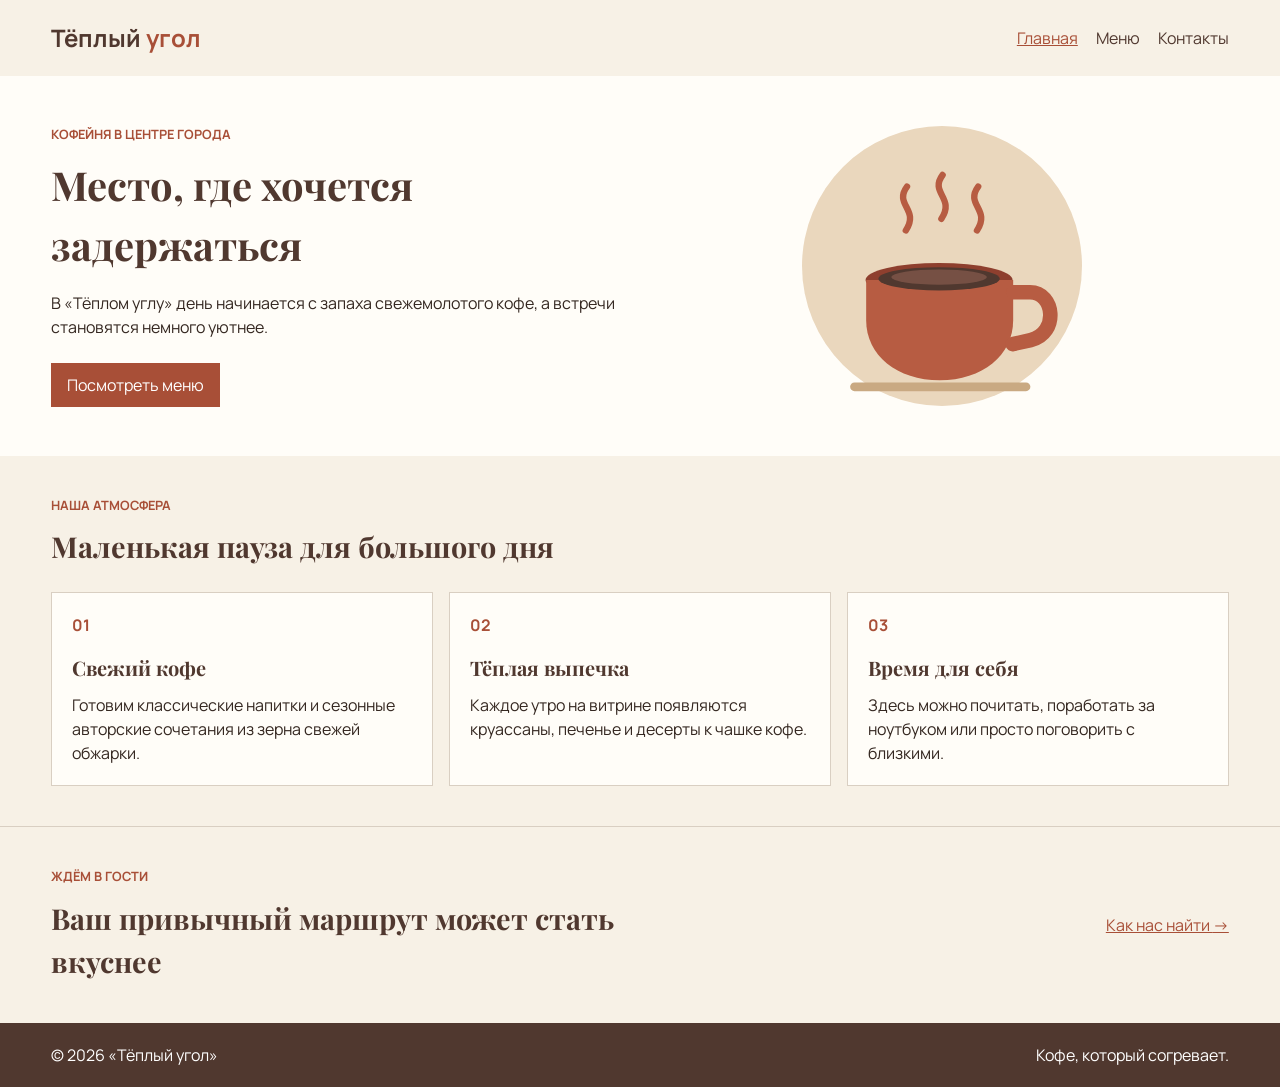
<file: lab2/index.html>
<!doctype html>
<html lang="ru">
  <head>
    <meta charset="UTF-8">
    <meta name="viewport" content="width=device-width, initial-scale=1.0">
    <meta name="description" content="Кофейня Тёплый угол — кофе, десерты и уютные встречи.">
    <title>Тёплый угол — кофейня</title>
    <link rel="stylesheet" href="css/style.css">
  </head>
  <body>
    <header class="site-header">
      <a class="logo" href="index.html">Тёплый <span>угол</span></a>
      <nav>
        <ul class="nav-list">
          <li><a class="active" href="index.html">Главная</a></li>
          <li><a href="menu.html">Меню</a></li>
          <li><a href="contacts.html">Контакты</a></li>
        </ul>
      </nav>
    </header>

    <main>
      <section class="hero" id="main-title">
        <div class="hero-text">
          <p class="eyebrow">кофейня в центре города</p>
          <h1>Место, где хочется задержаться</h1>
          <p>В «Тёплом углу» день начинается с запаха свежемолотого кофе, а встречи становятся немного уютнее.</p>
          <a class="button" href="menu.html">Посмотреть меню</a>
        </div>
        <img class="hero-image" src="images/coffee-cup.svg" alt="Чашка кофе с паром">
      </section>

      <section class="intro section">
        <p class="eyebrow">наша атмосфера</p>
        <h2>Маленькая пауза для большого дня</h2>
        <div class="feature-grid">
          <article class="feature-card">
            <span class="feature-number">01</span>
            <h3>Свежий кофе</h3>
            <p>Готовим классические напитки и сезонные авторские сочетания из зерна свежей обжарки.</p>
          </article>
          <article class="feature-card">
            <span class="feature-number">02</span>
            <h3>Тёплая выпечка</h3>
            <p>Каждое утро на витрине появляются круассаны, печенье и десерты к чашке кофе.</p>
          </article>
          <article class="feature-card">
            <span class="feature-number">03</span>
            <h3>Время для себя</h3>
            <p>Здесь можно почитать, поработать за ноутбуком или просто поговорить с близкими.</p>
          </article>
        </div>
      </section>

      <section class="visit section">
        <div>
          <p class="eyebrow">ждём в гости</p>
          <h2>Ваш привычный маршрут может стать вкуснее</h2>
        </div>
        <a class="text-link" href="contacts.html">Как нас найти <span>→</span></a>
      </section>
    </main>

    <footer class="site-footer">
      <p>© 2026 «Тёплый угол»</p>
      <p>Кофе, который согревает.</p>
    </footer>
  </body>
</html>
</file>
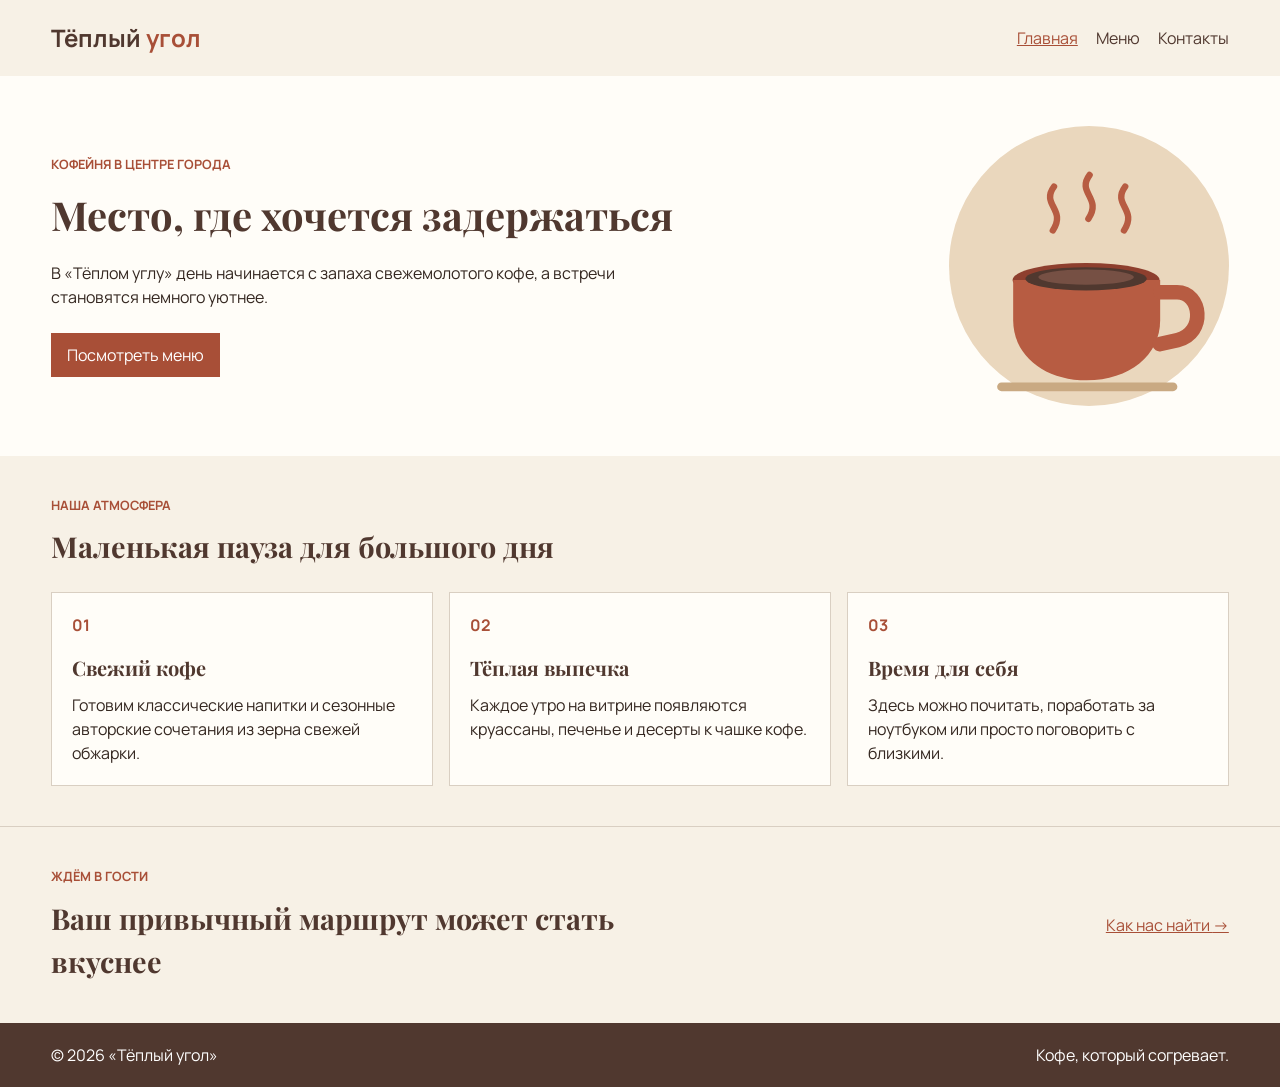
<file: lab4/index.html>
<!doctype html>
<html lang="ru">
  <head>
    <meta charset="UTF-8">
    <meta name="viewport" content="width=device-width, initial-scale=1.0">
    <meta name="description" content="Кофейня Тёплый угол — кофе, десерты и уютные встречи.">
    <title>Тёплый угол — кофейня</title>
    <link rel="stylesheet" href="css/style.css">
  </head>
  <body>
    <header class="site-header">
      <a class="logo" href="index.html">Тёплый <span class="logo__accent">угол</span></a>
      <nav class="nav" aria-label="Основная навигация">
        <ul class="nav__list">
          <li><a class="nav__link nav__link--active" aria-current="page" href="index.html">Главная</a></li>
          <li><a class="nav__link" href="menu.html">Меню</a></li>
          <li><a class="nav__link" href="contacts.html">Контакты</a></li>
        </ul>
      </nav>
    </header>

    <main>
      <section class="hero" >
        <div class="hero__text">
          <p class="eyebrow">кофейня в центре города</p>
          <h1>Место, где хочется задержаться</h1>
          <p>В «Тёплом углу» день начинается с запаха свежемолотого кофе, а встречи становятся немного уютнее.</p>
          <a class="button" href="menu.html">Посмотреть меню</a>
        </div>
        <img class="hero__image" src="images/coffee-cup.svg" alt="Чашка кофе с паром">
      </section>

      <section class="intro section">
        <p class="eyebrow">наша атмосфера</p>
        <h2>Маленькая пауза для большого дня</h2>
        <div class="features features--flex">
          <article class="feature">
            <span class="feature__number">01</span>
            <h3>Свежий кофе</h3>
            <p>Готовим классические напитки и сезонные авторские сочетания из зерна свежей обжарки.</p>
          </article>
          <article class="feature">
            <span class="feature__number">02</span>
            <h3>Тёплая выпечка</h3>
            <p>Каждое утро на витрине появляются круассаны, печенье и десерты к чашке кофе.</p>
          </article>
          <article class="feature">
            <span class="feature__number">03</span>
            <h3>Время для себя</h3>
            <p>Здесь можно почитать, поработать за ноутбуком или просто поговорить с близкими.</p>
          </article>
        </div>
      </section>

      <section class="visit section">
        <div>
          <p class="eyebrow">ждём в гости</p>
          <h2>Ваш привычный маршрут может стать вкуснее</h2>
        </div>
        <a class="text-link" href="contacts.html">Как нас найти <span>→</span></a>
      </section>
    </main>

    <footer class="site-footer">
      <p>© 2026 «Тёплый угол»</p>
      <p>Кофе, который согревает.</p>
    </footer>
  </body>
</html>
</file>
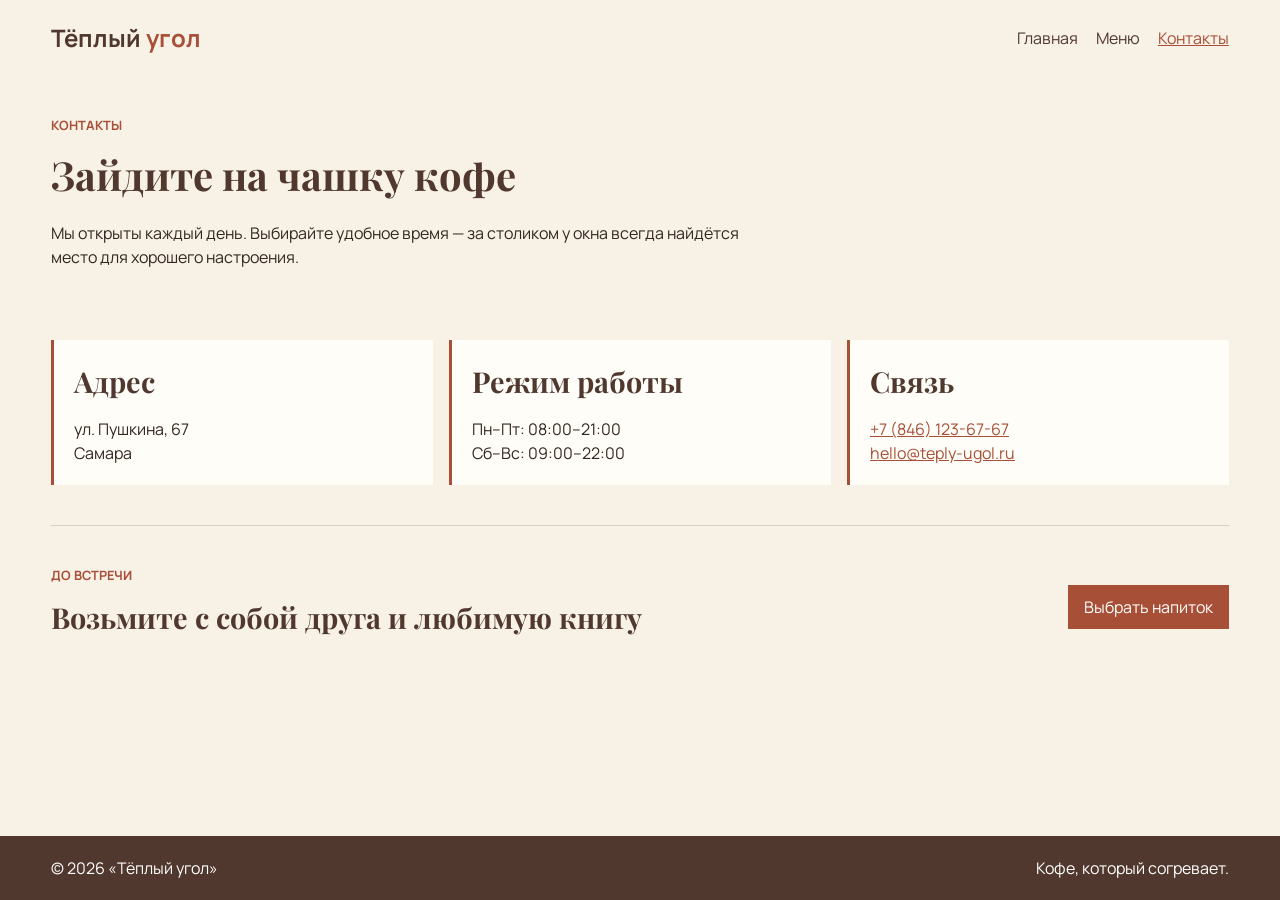
<file: lab2/contacts.html>
<!doctype html>
<html lang="ru">
  <head>
    <meta charset="UTF-8">
    <meta name="viewport" content="width=device-width, initial-scale=1.0">
    <meta name="description" content="Контакты кофейни Тёплый угол.">
    <title>Контакты — Тёплый угол</title>
    <link rel="stylesheet" href="css/style.css">
  </head>
  <body>
    <header class="site-header">
      <a class="logo" href="index.html">Тёплый <span>угол</span></a>
      <nav>
        <ul class="nav-list">
          <li><a href="index.html">Главная</a></li>
          <li><a href="menu.html">Меню</a></li>
          <li><a class="active" href="contacts.html">Контакты</a></li>
        </ul>
      </nav>
    </header>

    <main class="page-content">
      <section class="page-heading narrow">
        <p class="eyebrow">контакты</p>
        <h1>Зайдите на чашку кофе</h1>
        <p>Мы открыты каждый день. Выбирайте удобное время — за столиком у окна всегда найдётся место для хорошего настроения.</p>
      </section>

      <section class="contact-grid">
        <article class="contact-card">
          <h2>Адрес</h2>
          <p>ул. Пушкина, 67<br>Самара</p>
        </article>
        <article class="contact-card">
          <h2>Режим работы</h2>
          <p>Пн–Пт: 08:00–21:00<br>Сб–Вс: 09:00–22:00</p>
        </article>
        <article class="contact-card">
          <h2>Связь</h2>
          <p><a href="tel:+78461236767">+7 (846) 123-67-67</a><br><a href="mailto:hello@teply-ugol.ru">hello@teply-ugol.ru</a></p>
        </article>
      </section>

      <section class="visit section">
        <div>
          <p class="eyebrow">до встречи</p>
          <h2>Возьмите с собой друга и любимую книгу</h2>
        </div>
        <a class="button" href="menu.html">Выбрать напиток</a>
      </section>
    </main>

    <footer class="site-footer"><p>© 2026 «Тёплый угол»</p><p>Кофе, который согревает.</p></footer>
  </body>
</html>
</file>
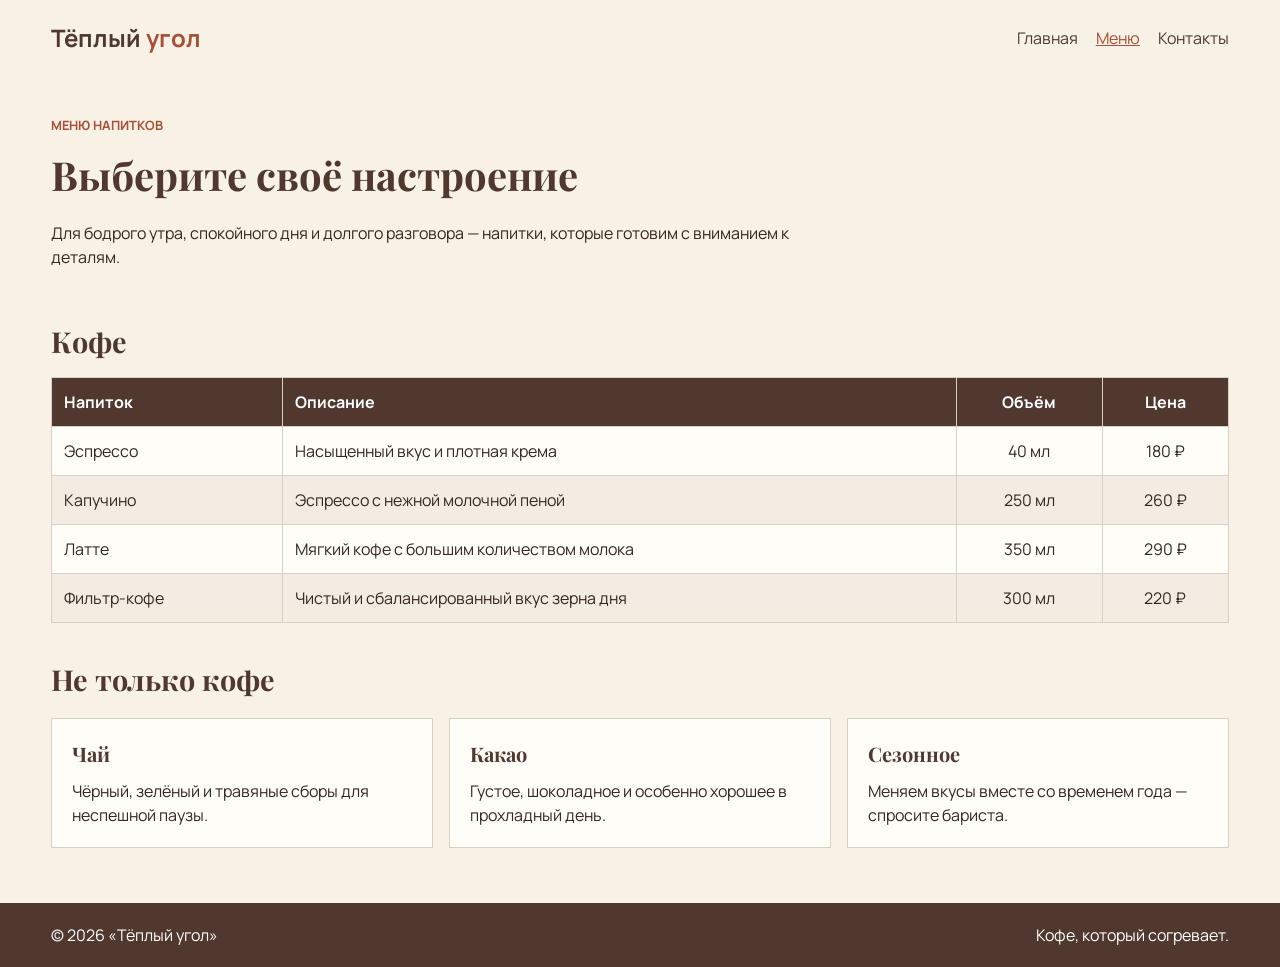
<file: lab2/menu.html>
<!doctype html>
<html lang="ru">
  <head>
    <meta charset="UTF-8">
    <meta name="viewport" content="width=device-width, initial-scale=1.0">
    <meta name="description" content="Меню кофейни Тёплый угол.">
    <title>Меню — Тёплый угол</title>
    <link rel="stylesheet" href="css/style.css">
  </head>
  <body>
    <header class="site-header">
      <a class="logo" href="index.html">Тёплый <span>угол</span></a>
      <nav>
        <ul class="nav-list">
          <li><a href="index.html">Главная</a></li>
          <li><a class="active" href="menu.html">Меню</a></li>
          <li><a href="contacts.html">Контакты</a></li>
        </ul>
      </nav>
    </header>

    <main class="page-content">
      <section class="page-heading">
        <p class="eyebrow">меню напитков</p>
        <h1>Выберите своё настроение</h1>
        <p>Для бодрого утра, спокойного дня и долгого разговора — напитки, которые готовим с вниманием к деталям.</p>
      </section>

      <section class="menu-section">
        <h2 id="coffee-title">Кофе</h2>
        <table>
          <thead>
            <tr>
              <th>Напиток</th>
              <th>Описание</th>
              <th>Объём</th>
              <th>Цена</th>
            </tr>
          </thead>
          <tbody>
            <tr>
              <td>Эспрессо</td>
              <td>Насыщенный вкус и плотная крема</td>
              <td>40 мл</td>
              <td>180 ₽</td>
            </tr>
            <tr>
              <td>Капучино</td>
              <td>Эспрессо с нежной молочной пеной</td>
              <td>250 мл</td>
              <td>260 ₽</td>
            </tr>
            <tr>
              <td>Латте</td>
              <td>Мягкий кофе с большим количеством молока</td>
              <td>350 мл</td>
              <td>290 ₽</td>
            </tr>
            <tr>
              <td>Фильтр-кофе</td>
              <td>Чистый и сбалансированный вкус зерна дня</td>
              <td>300 мл</td>
              <td>220 ₽</td>
            </tr>
          </tbody>
        </table>
      </section>

      <section class="menu-section">
        <h2 id="other-title">Не только кофе</h2>
        <div class="feature-grid small-grid">
          <article class="feature-card">
            <h3>Чай</h3>
            <p>Чёрный, зелёный и травяные сборы для неспешной паузы.</p>
          </article>
          <article class="feature-card">
            <h3>Какао</h3>
            <p>Густое, шоколадное и особенно хорошее в прохладный день.</p>
          </article>
          <article class="feature-card">
            <h3>Сезонное</h3>
            <p>Меняем вкусы вместе со временем года — спросите бариста.</p>
          </article>
        </div>
      </section>
    </main>

    <footer class="site-footer"><p>© 2026 «Тёплый угол»</p><p>Кофе, который согревает.</p></footer>
  </body>
</html>
</file>
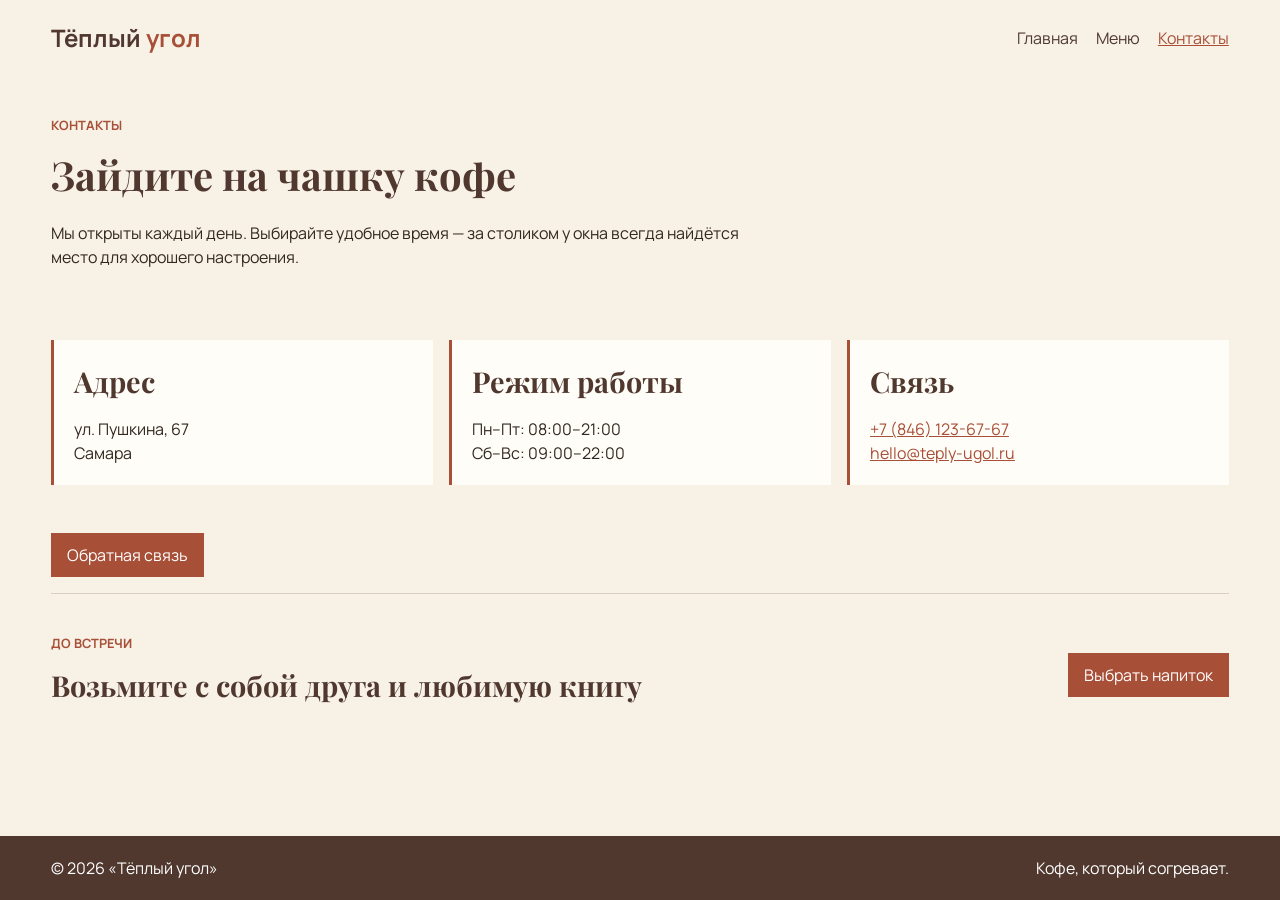
<file: lab4/contacts.html>
<!doctype html>
<html lang="ru">
  <head>
    <meta charset="UTF-8">
    <meta name="viewport" content="width=device-width, initial-scale=1.0">
    <meta name="description" content="Контакты кофейни Тёплый угол.">
    <title>Контакты — Тёплый угол</title>
    <link rel="stylesheet" href="css/style.css">
  </head>
  <body>
    <header class="site-header">
      <a class="logo" href="index.html">Тёплый <span class="logo__accent">угол</span></a>
      <nav class="nav" aria-label="Основная навигация">
        <ul class="nav__list">
          <li><a class="nav__link" href="index.html">Главная</a></li>
          <li><a class="nav__link" href="menu.html">Меню</a></li>
          <li><a class="nav__link nav__link--active" aria-current="page" href="contacts.html">Контакты</a></li>
        </ul>
      </nav>
    </header>

    <main class="page-content">
      <section class="page-heading page-heading--narrow">
        <p class="eyebrow">контакты</p>
        <h1>Зайдите на чашку кофе</h1>
        <p>Мы открыты каждый день. Выбирайте удобное время — за столиком у окна всегда найдётся место для хорошего настроения.</p>
      </section>

      <section class="contacts">
        <article class="contacts__card">
          <h2>Адрес</h2>
          <p>ул. Пушкина, 67<br>Самара</p>
        </article>
        <article class="contacts__card">
          <h2>Режим работы</h2>
          <p>Пн–Пт: 08:00–21:00<br>Сб–Вс: 09:00–22:00</p>
        </article>
        <article class="contacts__card">
          <h2>Связь</h2>
          <p><a href="tel:+78461236767">+7 (846) 123-67-67</a><br><a href="mailto:hello@teply-ugol.ru">hello@teply-ugol.ru</a></p>
        </article>
      </section>

      <p><a class="button" href="feedback.html">Обратная связь</a></p>

      <section class="visit section">
        <div>
          <p class="eyebrow">до встречи</p>
          <h2>Возьмите с собой друга и любимую книгу</h2>
        </div>
        <a class="button" href="menu.html">Выбрать напиток</a>
      </section>
    </main>

    <footer class="site-footer"><p>© 2026 «Тёплый угол»</p><p>Кофе, который согревает.</p></footer>
  </body>
</html>
</file>
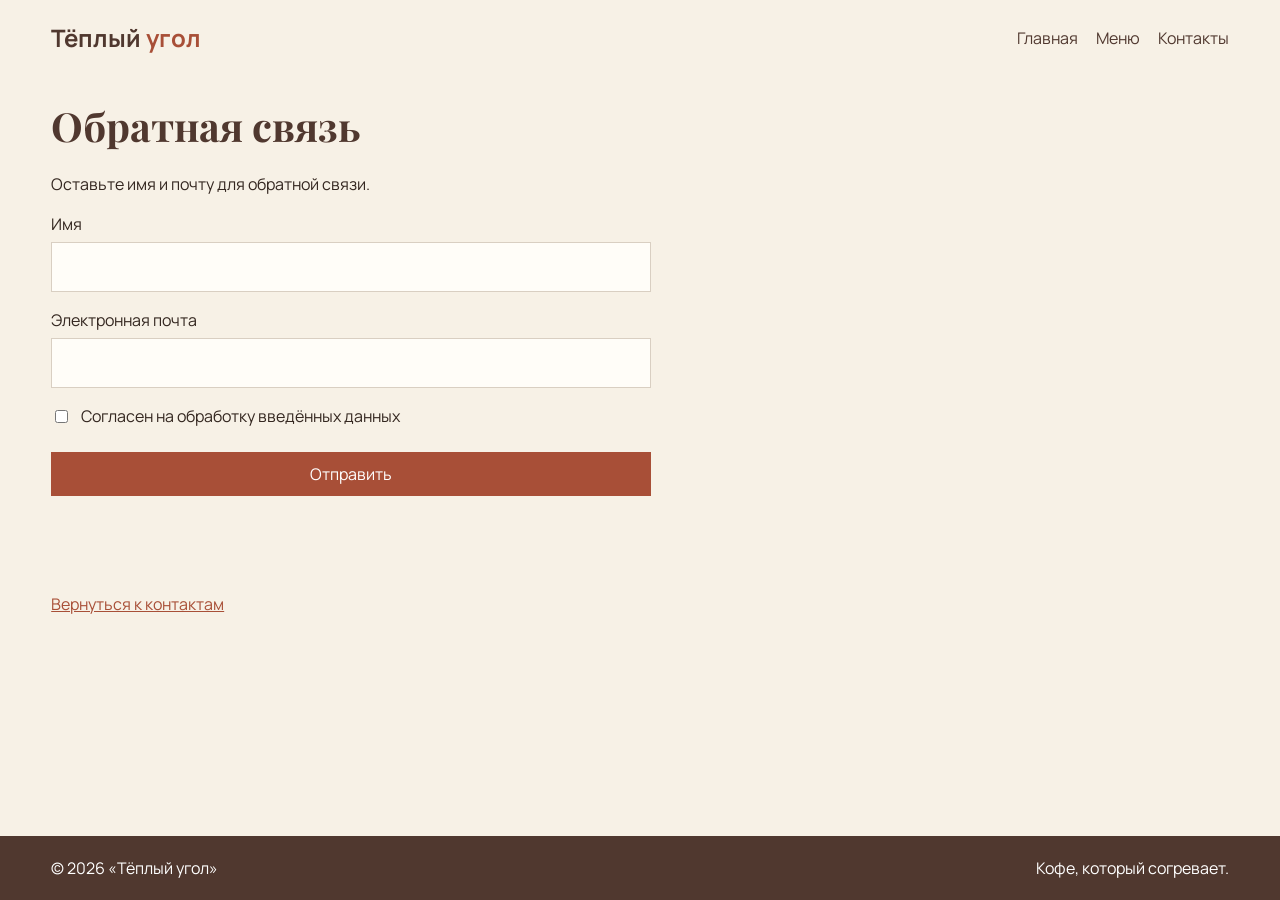
<file: lab4/feedback.html>
<!doctype html>
<html lang="ru">
  <head>
    <meta charset="UTF-8">
    <meta name="viewport" content="width=device-width, initial-scale=1.0">
    <meta name="description" content="Форма обратной связи с кофейней Тёплый угол.">
    <title>Обратная связь — Тёплый угол</title>
    <link rel="stylesheet" href="css/style.css">
    <script src="js/feedback.js" defer></script>
  </head>
  <body>
    <header class="site-header">
      <a class="logo" href="index.html">Тёплый <span class="logo__accent">угол</span></a>
      <nav class="nav" aria-label="Основная навигация">
        <ul class="nav__list">
          <li><a class="nav__link" href="index.html">Главная</a></li>
          <li><a class="nav__link" href="menu.html">Меню</a></li>
          <li><a class="nav__link" href="contacts.html">Контакты</a></li>
        </ul>
      </nav>
    </header>

    <main class="page-content">
      <section class="feedback" aria-labelledby="feedback-title">
        <h1 id="feedback-title">Обратная связь</h1>
        <p>Оставьте имя и почту для обратной связи.</p>
        <form class="feedback__form" id="feedback-form">
          <label class="feedback__field" for="name">Имя
            <input class="feedback__input" id="name" name="name" type="text" autocomplete="name" required>
          </label>
          <label class="feedback__field" for="email">Электронная почта
            <input class="feedback__input" id="email" name="email" type="email" autocomplete="email" required>
          </label>
          <label class="feedback__consent" for="consent">
            <input class="feedback__checkbox" id="consent" name="consent" type="checkbox" required>
            Согласен на обработку введённых данных
          </label>
          <button class="button" type="submit">Отправить</button>
          <p class="feedback__status" id="feedback-status" role="status"></p>
        </form>
      </section>

      <p><a class="text-link" href="contacts.html">Вернуться к контактам</a></p>
    </main>

    <footer class="site-footer"><p>© 2026 «Тёплый угол»</p><p>Кофе, который согревает.</p></footer>
  </body>
</html>
</file>
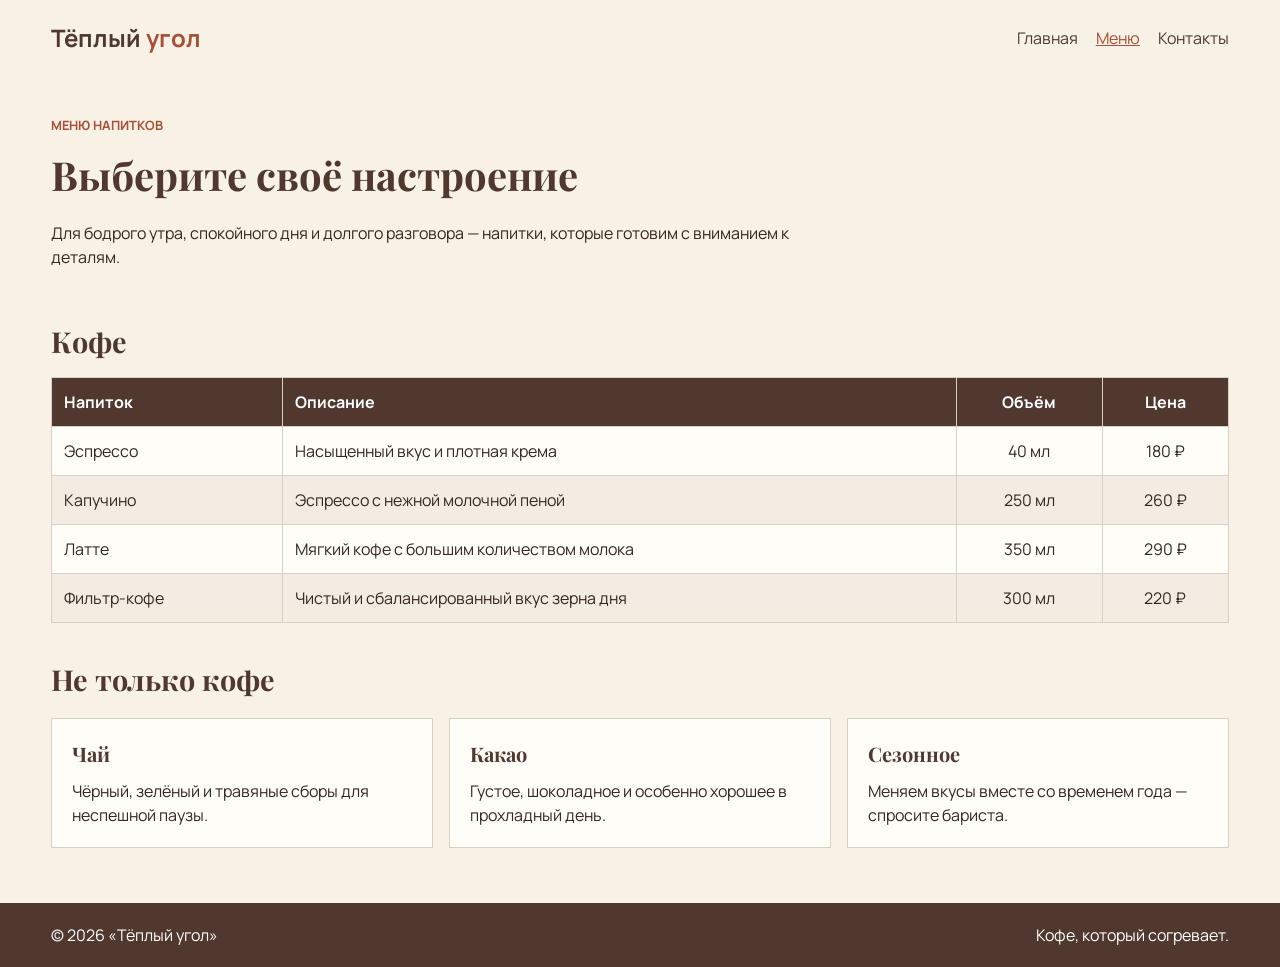
<file: lab4/menu.html>
<!doctype html>
<html lang="ru">
  <head>
    <meta charset="UTF-8">
    <meta name="viewport" content="width=device-width, initial-scale=1.0">
    <meta name="description" content="Меню кофейни Тёплый угол.">
    <title>Меню — Тёплый угол</title>
    <link rel="stylesheet" href="css/style.css">
  </head>
  <body>
    <header class="site-header">
      <a class="logo" href="index.html">Тёплый <span class="logo__accent">угол</span></a>
      <nav class="nav" aria-label="Основная навигация">
        <ul class="nav__list">
          <li><a class="nav__link" href="index.html">Главная</a></li>
          <li><a class="nav__link nav__link--active" aria-current="page" href="menu.html">Меню</a></li>
          <li><a class="nav__link" href="contacts.html">Контакты</a></li>
        </ul>
      </nav>
    </header>

    <main class="page-content">
      <section class="page-heading">
        <p class="eyebrow">меню напитков</p>
        <h1>Выберите своё настроение</h1>
        <p>Для бодрого утра, спокойного дня и долгого разговора — напитки, которые готовим с вниманием к деталям.</p>
      </section>

      <section class="menu-section">
        <h2 id="coffee-title">Кофе</h2>
        <table>
          <thead>
            <tr>
              <th>Напиток</th>
              <th>Описание</th>
              <th>Объём</th>
              <th>Цена</th>
            </tr>
          </thead>
          <tbody>
            <tr>
              <td>Эспрессо</td>
              <td>Насыщенный вкус и плотная крема</td>
              <td>40 мл</td>
              <td>180 ₽</td>
            </tr>
            <tr>
              <td>Капучино</td>
              <td>Эспрессо с нежной молочной пеной</td>
              <td>250 мл</td>
              <td>260 ₽</td>
            </tr>
            <tr>
              <td>Латте</td>
              <td>Мягкий кофе с большим количеством молока</td>
              <td>350 мл</td>
              <td>290 ₽</td>
            </tr>
            <tr>
              <td>Фильтр-кофе</td>
              <td>Чистый и сбалансированный вкус зерна дня</td>
              <td>300 мл</td>
              <td>220 ₽</td>
            </tr>
          </tbody>
        </table>
      </section>

      <section class="menu-section">
        <h2 id="other-title">Не только кофе</h2>
        <div class="features features--compact">
          <article class="feature">
            <h3>Чай</h3>
            <p>Чёрный, зелёный и травяные сборы для неспешной паузы.</p>
          </article>
          <article class="feature">
            <h3>Какао</h3>
            <p>Густое, шоколадное и особенно хорошее в прохладный день.</p>
          </article>
          <article class="feature">
            <h3>Сезонное</h3>
            <p>Меняем вкусы вместе со временем года — спросите бариста.</p>
          </article>
        </div>
      </section>
    </main>

    <footer class="site-footer"><p>© 2026 «Тёплый угол»</p><p>Кофе, который согревает.</p></footer>
  </body>
</html>
</file>
<file: lab2/css/style.css>
@import url('https://fonts.googleapis.com/css2?family=Manrope:wght@400;500;600;700&family=Playfair+Display:wght@600;700&display=swap');

:root {
  --cream: #f7f1e6;
  --paper: #fffdf8;
  --ink: #342720;
  --coffee: #50382f;
  --accent: #a84f37;
  --line: #d9cfc2;
}

* {
  box-sizing: border-box;
}

body {
  display: flex;
  flex-direction: column;
  min-height: 100vh;
  margin: 0;
  color: var(--ink);
  background: var(--cream);
  font-family: 'Manrope', Arial, sans-serif;
  font-size: 16px;
  line-height: 1.5;
}

main {
  flex: 1;
}

a {
  color: var(--accent);
}

h1, h2, h3, p {
  margin-top: 0;
}

h1, h2, h3 {
  color: var(--coffee);
  font-family: 'Playfair Display', Georgia, serif;
}

h1 {
  margin-bottom: 16px;
  font-size: 2.5rem;
}

h2 {
  margin-bottom: 14px;
  font-size: 1.8rem;
}

h3 {
  margin-bottom: 10px;
  font-size: 1.25rem;
}

img {
  max-width: 100%;
}

.site-header, .page-content, .site-footer {
  width: 100%;
  margin: 0;
  padding: 20px clamp(20px, 4vw, 64px);
}

.site-header {
  display: flex;
  align-items: center;
  justify-content: space-between;
  gap: 20px;
}

.logo {
  color: var(--coffee);
  font-size: 1.5rem;
  font-weight: bold;
  text-decoration: none;
}

.logo span {
  color: var(--accent);
}

.nav-list {
  display: flex;
  flex-wrap: wrap;
  gap: 18px;
  margin: 0;
  padding: 0;
  list-style: none;
}

.nav-list a {
  color: var(--coffee);
  text-decoration: none;
}

.nav-list a:hover,
.nav-list a.active {
  color: var(--accent);
  text-decoration: underline;
}

#main-title {
  background: var(--paper);
}

.hero {
  display: grid;
  grid-template-columns: 1fr 1fr;
  align-items: center;
  gap: 30px;
  width: 100%;
  min-height: 380px;
  margin: 0 auto;
  padding: 35px clamp(20px, 4vw, 64px);
}

.hero-image {
  width: 280px;
  justify-self: center;
}

.eyebrow {
  margin-bottom: 10px;
  color: var(--accent);
  font-size: 0.8rem;
  font-weight: bold;
  text-transform: uppercase;
}

.button {
  display: inline-block;
  margin-top: 8px;
  padding: 10px 16px;
  color: white;
  background: var(--accent);
  text-decoration: none;
}

.button:hover {
  background: var(--coffee);
}

.section {
  padding-top: 40px;
  padding-bottom: 40px;
}

.intro {
  width: 100%;
  padding: 40px clamp(20px, 4vw, 64px);
}

.feature-grid {
  display: grid;
  grid-template-columns: repeat(3, 1fr);
  gap: 16px;
  margin-top: 24px;
}

.feature-card {
  padding: 20px;
  background: var(--paper);
  border: 1px solid var(--line);
}

.feature-card p {
  margin-bottom: 0;
}

.feature-number {
  display: block;
  margin-bottom: 16px;
  color: var(--accent);
  font-weight: bold;
}

.visit {
  display: flex;
  align-items: center;
  justify-content: space-between;
  gap: 20px;
  padding-right: clamp(20px, 4vw, 64px);
  padding-left: clamp(20px, 4vw, 64px);
  border-top: 1px solid var(--line);
}

.page-content .visit {
  padding-right: 0;
  padding-left: 0;
}

.visit h2 {
  max-width: 600px;
  margin-bottom: 0;
}

.page-heading {
  max-width: 800px;
  padding: 20px 0 35px;
}

.page-heading.narrow {
  max-width: 700px;
}

.menu-section {
  margin-bottom: 35px;
}

table {
  width: 100%;
  border-collapse: collapse;
  background: var(--paper);
}

th, td {
  padding: 12px;
  border: 1px solid var(--line);
}

th {
  color: white;
  background: var(--coffee);
  text-align: left;
}

td:nth-child(3),
th:nth-child(3) {
  text-align: center;
}

td:last-child,
th:last-child {
  text-align: center;
}

tbody tr:nth-child(even) {
  background: #f3ece2;
}

.small-grid {
  margin-top: 16px;
}

.contact-grid {
  display: grid;
  grid-template-columns: repeat(3, 1fr);
  gap: 16px;
  padding: 20px 0 40px;
}

.contact-card {
  padding: 20px;
  background: var(--paper);
  border-left: 3px solid var(--accent);
}

.contact-card p {
  margin-bottom: 0;
}

.site-footer {
  display: flex;
  justify-content: space-between;
  gap: 20px;
  color: white;
  background: var(--coffee);
}

.site-footer p {
  margin-bottom: 0;
}
</file>
<file: lab4/css/style.css>
@import url('https://fonts.googleapis.com/css2?family=Manrope:wght@400;500;600;700&family=Playfair+Display:wght@600;700&display=swap');

:root {
  --cream: #f7f1e6;
  --paper: #fffdf8;
  --ink: #342720;
  --coffee: #50382f;
  --accent: #a84f37;
  --line: #d9cfc2;
  --white: #ffffff;
  --stripe: #f3ece2;
}

* {
  box-sizing: border-box;
}

body {
  display: flex;
  flex-direction: column;
  min-height: 100vh;
  margin: 0;
  color: var(--ink);
  background: var(--cream);
  font-family: 'Manrope', Arial, sans-serif;
  font-size: 16px;
  line-height: 1.5;
}

main {
  flex: 1;
}

a {
  color: var(--accent);
}

h1, h2, h3, p {
  margin-top: 0;
}

h1, h2, h3 {
  color: var(--coffee);
  font-family: 'Playfair Display', Georgia, serif;
}

h1 {
  margin-bottom: 16px;
  font-size: 2.5rem;
}

h2 {
  margin-bottom: 14px;
  font-size: 1.8rem;
}

h3 {
  margin-bottom: 10px;
  font-size: 1.25rem;
}

img {
  max-width: 100%;
}

.site-header, .page-content, .site-footer {
  width: 100%;
  margin: 0;
  padding: 20px clamp(20px, 4vw, 64px);
}

.site-header {
  display: flex;
  align-items: center;
  justify-content: space-between;
  gap: 20px;
}

.logo {
  color: var(--coffee);
  font-size: 1.5rem;
  font-weight: bold;
  text-decoration: none;
}

.logo__accent {
  color: var(--accent);
}

.nav__list {
  display: flex;
  flex-wrap: wrap;
  gap: 18px;
  margin: 0;
  padding: 0;
  list-style: none;
}

.nav__link {
  color: var(--coffee);
  text-decoration: none;
}

.nav__link:hover,
.nav__link--active {
  color: var(--accent);
  text-decoration: underline;
}

.hero {
  background: var(--paper);
}

.hero {
  display: flex;
  justify-content: space-between;
  align-items: center;
  gap: 30px;
  width: 100%;
  min-height: 380px;
  margin: 0 auto;
  padding: 35px clamp(20px, 4vw, 64px);
}

.hero__image {
  width: 280px;
  flex-shrink: 0;
  animation: cup-float 4s ease-in-out infinite;
}

.eyebrow {
  margin-bottom: 10px;
  color: var(--accent);
  font-size: 0.8rem;
  font-weight: bold;
  text-transform: uppercase;
}

.button {
  display: inline-block;
  margin-top: 8px;
  padding: 10px 16px;
  color: var(--white);
  background: var(--accent);
  text-decoration: none;
}

.button:hover {
  background: var(--coffee);
}

.section {
  padding-top: 40px;
  padding-bottom: 40px;
}

.intro {
  width: 100%;
  padding: 40px clamp(20px, 4vw, 64px);
}

.features {
  display: grid;
  grid-template-columns: repeat(3, 1fr);
  gap: 16px;
  margin-top: 24px;
}

.feature {
  padding: 20px;
  background: var(--paper);
  border: 1px solid var(--line);
}

.feature p {
  margin-bottom: 0;
}

.feature__number {
  display: block;
  margin-bottom: 16px;
  color: var(--accent);
  font-weight: bold;
}

.visit {
  display: flex;
  align-items: center;
  justify-content: space-between;
  gap: 20px;
  padding-right: clamp(20px, 4vw, 64px);
  padding-left: clamp(20px, 4vw, 64px);
  border-top: 1px solid var(--line);
}

.page-content .visit {
  padding-right: 0;
  padding-left: 0;
}

.visit h2 {
  max-width: 600px;
  margin-bottom: 0;
}

.page-heading {
  max-width: 800px;
  padding: 20px 0 35px;
}

.page-heading--narrow {
  max-width: 700px;
}

.menu-section {
  margin-bottom: 35px;
}

table {
  width: 100%;
  border-collapse: collapse;
  background: var(--paper);
}

th, td {
  padding: 12px;
  border: 1px solid var(--line);
}

th {
  color: var(--white);
  background: var(--coffee);
  text-align: left;
}

td:nth-child(3),
th:nth-child(3) {
  text-align: center;
}

td:last-child,
th:last-child {
  text-align: center;
}

tbody tr:nth-child(even) {
  background: var(--stripe);
}

.features--compact {
  margin-top: 16px;
}

.contacts {
  display: grid;
  grid-template-columns: repeat(3, 1fr);
  gap: 16px;
  padding: 20px 0 40px;
}

.contacts__card {
  padding: 20px;
  background: var(--paper);
  border-left: 3px solid var(--accent);
}

.contacts__card p {
  margin-bottom: 0;
}

.site-footer {
  display: flex;
  justify-content: space-between;
  gap: 20px;
  color: var(--white);
  background: var(--coffee);
}

.site-footer p {
  margin-bottom: 0;
}

/* Главная страница: Flexbox. Меню и контакты: Grid. */
.hero__text { max-width: 650px; }
.features--flex { display: flex; }
.features--flex .feature { flex: 1; }

@keyframes cup-float {
  0%, 100% { transform: translateY(0) rotate(-2deg); }
  50% { transform: translateY(-12px) rotate(2deg); }
}

.feedback { max-width: 600px; margin-bottom: 40px; }
.feedback__form { display: flex; flex-direction: column; gap: 16px; }
.feedback__field { display: flex; flex-direction: column; gap: 6px; }
.feedback__input {
  width: 100%;
  padding: 12px;
  border: 1px solid var(--line);
  background: var(--paper);
  color: var(--ink);
  font: inherit;
}
.feedback__consent { display: flex; align-items: flex-start; gap: 10px; }
.feedback__checkbox { accent-color: var(--accent); margin-top: 6px; }
.feedback__status { min-height: 1.5em; }
.button { border: 0; font: inherit; cursor: pointer; }
:focus-visible { outline: 2px solid var(--accent); outline-offset: 4px; }

@media (max-width: 700px) {
  .site-header, .hero, .features--flex, .visit, .site-footer {
    flex-direction: column;
    align-items: stretch;
  }
  .hero__image { align-self: center; max-width: 80%; }
  .features, .contacts { grid-template-columns: 1fr; }
  h1 { font-size: 2rem; }
  th, td { padding: 6px; overflow-wrap: anywhere; }
}

@media (prefers-reduced-motion: reduce) {
  .hero__image { animation: none; }
}
</file>
